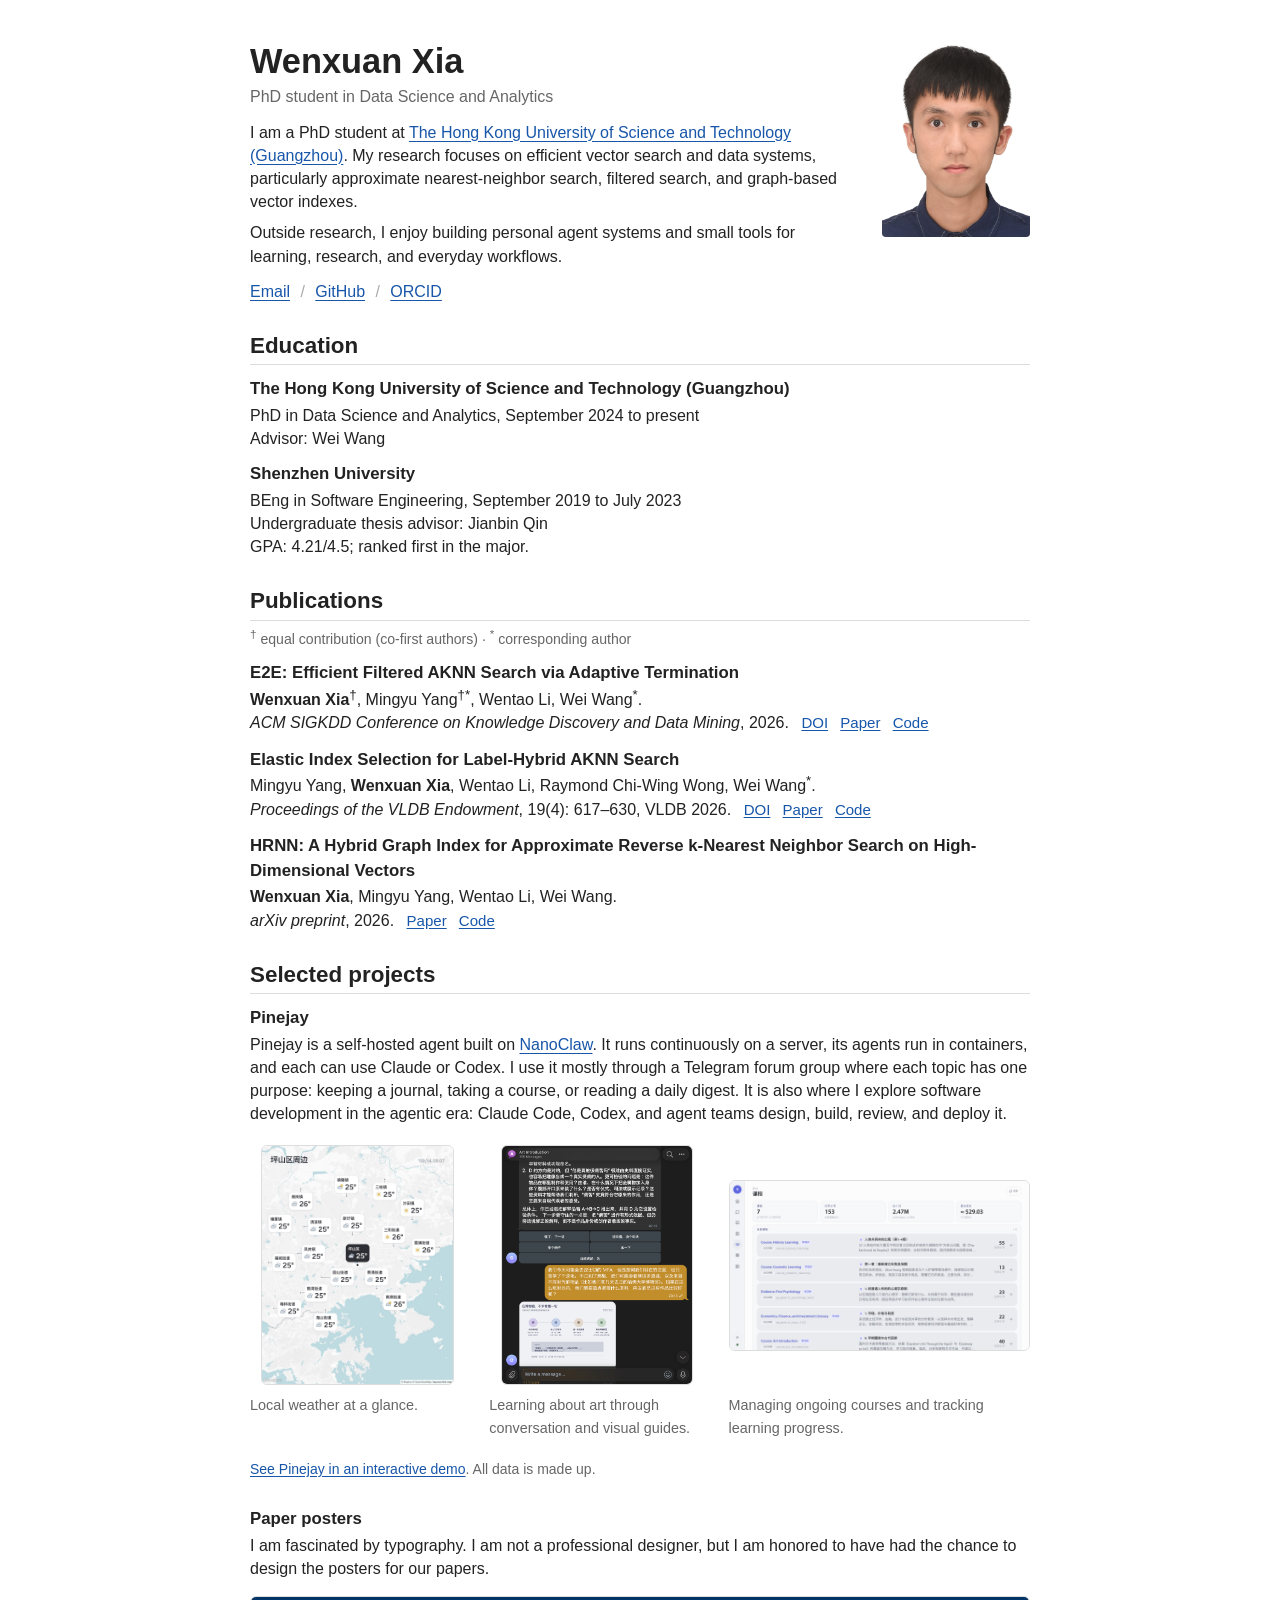
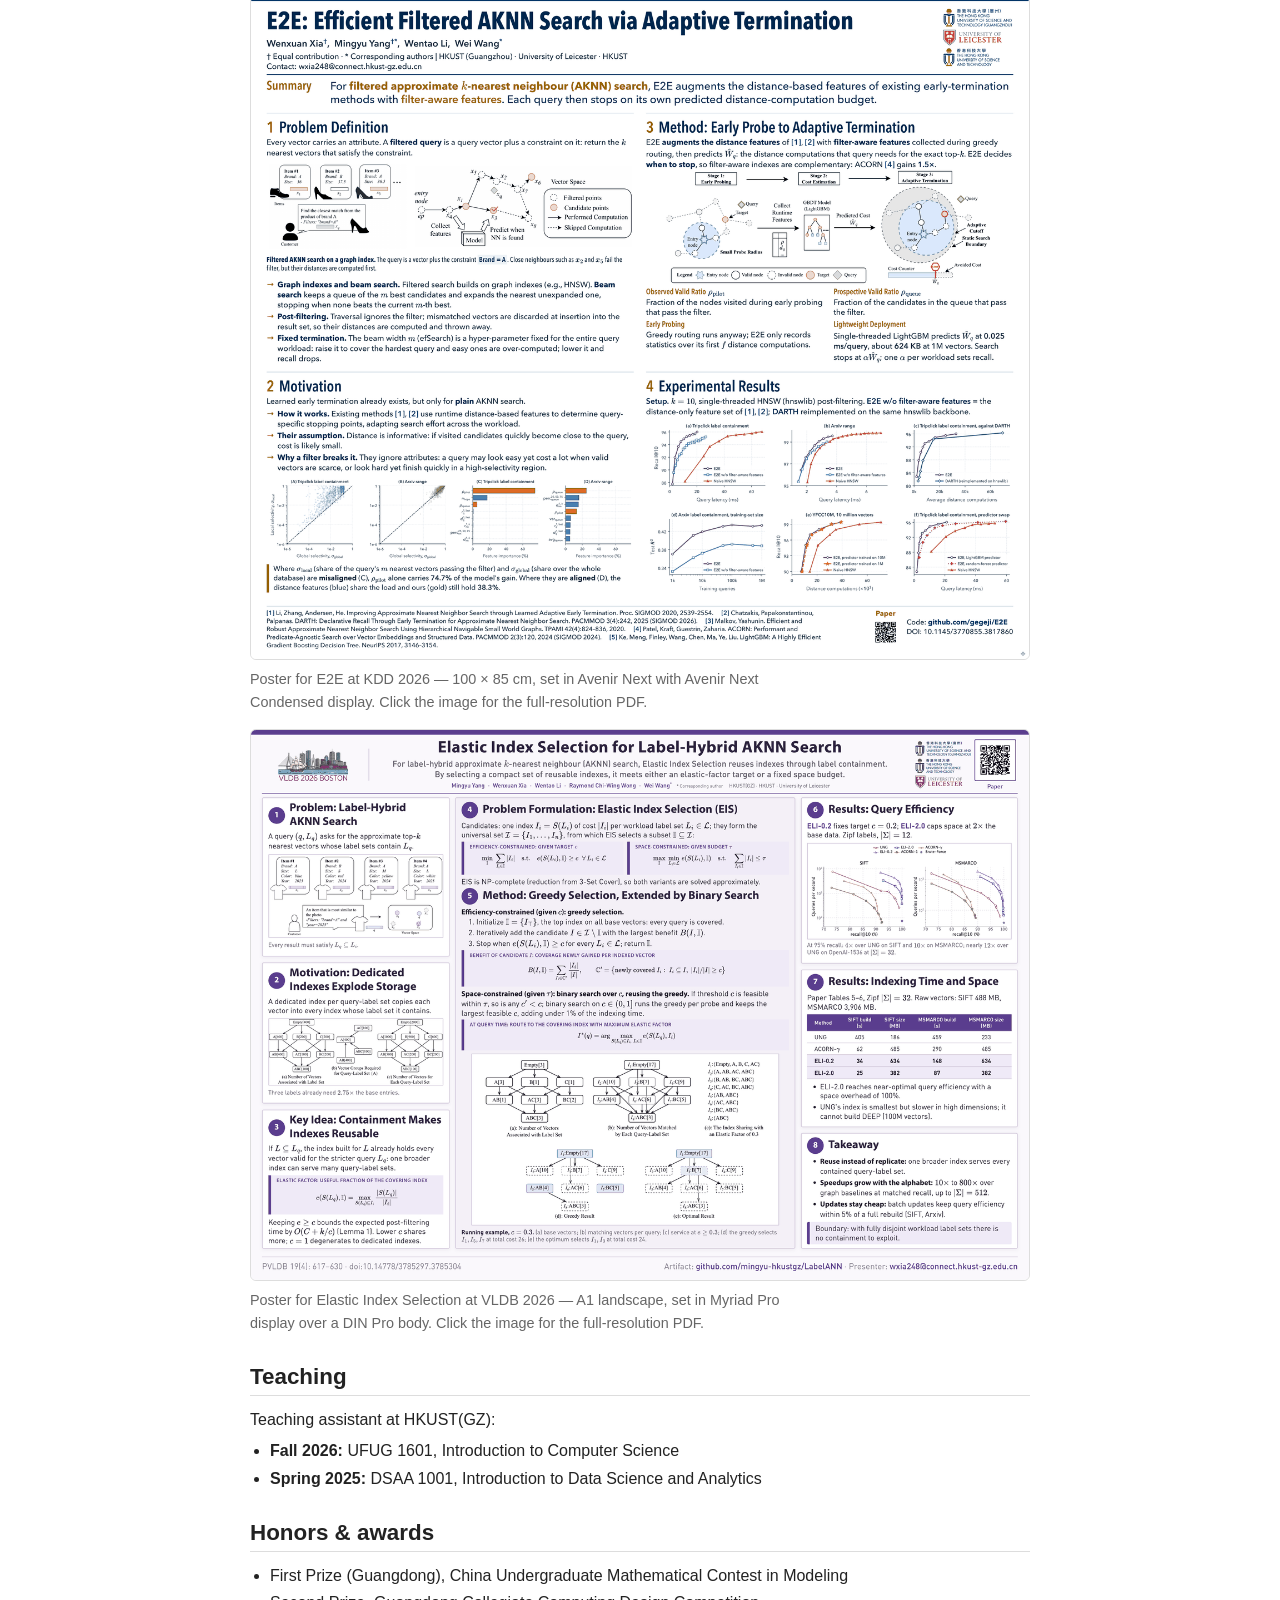
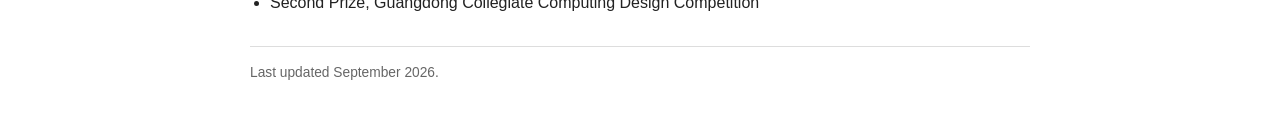
<file: index.html>
<!doctype html>
<html lang="en">
  <head>
    <meta charset="utf-8">
    <meta name="viewport" content="width=device-width, initial-scale=1">
    <meta
      name="description"
      content="Wenxuan Xia is a PhD student at HKUST(GZ), working on efficient vector search and data systems."
    >
    <meta property="og:type" content="website">
    <meta property="og:title" content="Wenxuan Xia">
    <meta
      property="og:description"
      content="Research, publications, and selected projects by Wenxuan Xia."
    >
    <meta property="og:url" content="https://gegeji.github.io/">
    <link rel="canonical" href="https://gegeji.github.io/">
    <link rel="stylesheet" href="assets/site.css?v=20261030a">
    <link rel="icon" href="assets/images/favicon.png">
    <title>Wenxuan Xia</title>
    <script type="application/ld+json">
      {
        "@context": "https://schema.org",
        "@type": "Person",
        "name": "Wenxuan Xia",
        "alternateName": "XIA Wenxuan",
        "url": "https://gegeji.github.io/",
        "email": "mailto:wxia248@connect.hkust-gz.edu.cn",
        "affiliation": {
          "@type": "CollegeOrUniversity",
          "name": "The Hong Kong University of Science and Technology (Guangzhou)"
        },
        "sameAs": [
          "https://github.com/gegeji",
          "https://orcid.org/0009-0008-1671-1102"
        ]
      }
    </script>
  </head>
  <body>
    <a class="skip-link" href="#content">Skip to main content</a>

    <main class="page" id="content">
      <header class="profile">
        <img class="profile-photo" src="assets/images/wenxuan-xia.jpg"
          alt="Portrait of Wenxuan Xia" width="1919" height="2559" decoding="async">
        <div class="profile-text">
        <h1>Wenxuan Xia</h1>
        <p class="role">PhD student in Data Science and Analytics</p>

        <p>
          I am a PhD student at
          <a href="https://www.hkust-gz.edu.cn/" rel="external">The Hong Kong University of Science and Technology (Guangzhou)</a>.
          My research focuses on efficient vector search and data systems, particularly approximate
          nearest-neighbor search, filtered search, and graph-based vector indexes.
        </p>
        <p>
          Outside research, I enjoy building personal agent systems and small tools for learning,
          research, and everyday workflows.
        </p>

        <nav class="profile-links" aria-label="Profile links">
          <a href="mailto:wxia248@connect.hkust-gz.edu.cn">Email</a>
          <span aria-hidden="true">/</span>
          <a href="https://github.com/gegeji" rel="me external">GitHub</a>
          <span aria-hidden="true">/</span>
          <a href="https://orcid.org/0009-0008-1671-1102" rel="me external">ORCID</a>
        </nav>
        </div>
      </header>

      <section aria-labelledby="education-title">
        <h2 id="education-title">Education</h2>
        <div class="education-entry">
          <h3>The Hong Kong University of Science and Technology (Guangzhou)</h3>
          <p>PhD in Data Science and Analytics, September 2024 to present</p>
          <p>Advisor: Wei Wang</p>
        </div>
        <div class="education-entry">
          <h3>Shenzhen University</h3>
          <p>BEng in Software Engineering, September 2019 to July 2023</p>
          <p>Undergraduate thesis advisor: Jianbin Qin</p>
          <p>GPA: 4.21/4.5; ranked first in the major.</p>
        </div>
      </section>

      <section aria-labelledby="publications-title">
        <h2 id="publications-title">Publications</h2>

        <p class="authors-note"><sup>†</sup> equal contribution (co-first authors) · <sup>*</sup> corresponding author</p>

        <article class="publication">
          <h3>E2E: Efficient Filtered AKNN Search via Adaptive Termination</h3>
          <p><strong>Wenxuan Xia</strong><sup>†</sup>, Mingyu Yang<sup>†*</sup>, Wentao Li, Wei Wang<sup>*</sup>.</p>
          <p><em>ACM SIGKDD Conference on Knowledge Discovery and Data Mining</em>, 2026.
            <span class="item-links">
            <a href="https://doi.org/10.1145/3770855.3817860" rel="external">DOI</a>
            <a href="https://arxiv.org/abs/2602.06721" rel="external">Paper</a>
            <a href="https://github.com/gegeji/E2E" rel="external">Code</a>
            </span>
          </p>
        </article>

        <article class="publication">
          <h3>Elastic Index Selection for Label-Hybrid AKNN Search</h3>
          <p>Mingyu Yang, <strong>Wenxuan Xia</strong>, Wentao Li, Raymond Chi-Wing Wong, Wei Wang<sup>*</sup>.</p>
          <p><em>Proceedings of the VLDB Endowment</em>, 19(4): 617–630, VLDB 2026.
            <span class="item-links">
            <a href="https://doi.org/10.14778/3785297.3785304" rel="external">DOI</a>
            <a href="https://www.vldb.org/pvldb/vol19/p617-yang.pdf" rel="external">Paper</a>
            <a href="https://github.com/mingyu-hkustgz/LabelANN" rel="external">Code</a>
            </span>
          </p>
        </article>

        <article class="publication">
          <h3>HRNN: A Hybrid Graph Index for Approximate Reverse k-Nearest Neighbor Search on High-Dimensional Vectors</h3>
          <p><strong>Wenxuan Xia</strong>, Mingyu Yang, Wentao Li, Wei Wang.</p>
          <p><em>arXiv preprint</em>, 2026.
            <span class="item-links">
            <a href="https://arxiv.org/abs/2606.03225" rel="external">Paper</a>
            <a href="https://github.com/gegeji/hrnn" rel="external">Code</a>
            </span>
          </p>
        </article>
      </section>

      <section aria-labelledby="projects-title">
        <h2 id="projects-title">Selected projects</h2>

        <article class="project">
          <h3>Pinejay</h3>
          <p>
            Pinejay is a self-hosted agent built on
            <a href="https://github.com/nanocoai/nanoclaw" rel="external">NanoClaw</a>.
            It runs continuously on a server, its agents run in containers, and each can use
            Claude or Codex. I use it mostly through a Telegram forum group where each topic has
            one purpose: keeping a journal, taking a course, or reading a daily digest.
            It is also where I explore software development in the agentic era: Claude Code,
            Codex, and agent teams design, build, review, and deploy it.
          </p>

          <div class="project-gallery">
            <figure>
              <a href="assets/images/nanoclaw-weather.png">
                <img
                  src="assets/images/nanoclaw-weather.png"
                  alt="Local weather map showing conditions around Pingshan and nearby towns."
                  width="1800" height="2240" loading="lazy" decoding="async"
                >
              </a>
              <figcaption>Local weather at a glance.</figcaption>
            </figure>
            <figure>
              <a href="assets/images/nanoclaw-art-learning.png">
                <img
                  src="assets/images/nanoclaw-art-learning.png"
                  alt="Art-learning conversation with follow-up lesson controls and an illustrated museum-viewing guide."
                  width="1258" height="1572" loading="lazy" decoding="async"
                >
              </a>
              <figcaption>Learning about art through conversation and visual guides.</figcaption>
            </figure>
            <figure>
              <a href="assets/images/nanoclaw-courses-panel.jpg">
                <img
                  src="assets/images/nanoclaw-courses-panel.jpg"
                  alt="NanoClaw course dashboard showing ongoing courses, learning progress, and activity."
                  width="1280" height="720" loading="lazy" decoding="async"
                >
              </a>
              <figcaption>Managing ongoing courses and tracking learning progress.</figcaption>
            </figure>
          </div>
          <p class="project-tour">
            <a href="https://gegeji.github.io/pinejay-showcase/">See Pinejay in an interactive demo</a>.
            All data is made up.
          </p>
        </article>

        <article class="project">
          <h3>Paper posters</h3>
          <p>
            I am fascinated by typography. I am not a professional designer, but I am honored
            to have had the chance to design the posters for our papers.
          </p>

          <figure>
            <a href="assets/posters/E2E-KDD2026-poster.pdf">
              <img
                src="assets/images/poster-kdd2026-e2e.png"
                alt="Poster for the KDD 2026 paper E2E, a dense landscape layout with problem definition, motivation, the early-probe-to-adaptive-termination method, and experimental results."
                width="1400" height="1190" loading="lazy" decoding="async"
              >
            </a>
            <figcaption>
              Poster for E2E at KDD 2026 — 100 × 85 cm, set in Avenir Next with
              Avenir Next Condensed display. Click the image for the full-resolution PDF.
            </figcaption>
          </figure>

          <figure>
            <a href="assets/posters/ELI-VLDB2026-poster.pdf">
              <img
                src="assets/images/poster-vldb2026-eli.png"
                alt="Poster for the VLDB 2026 paper Elastic Index Selection, an A1 landscape layout in a plum palette with numbered sections from problem to takeaway."
                width="1400" height="989" loading="lazy" decoding="async"
              >
            </a>
            <figcaption>
              Poster for Elastic Index Selection at VLDB 2026 — A1 landscape, set in Myriad Pro
              display over a DIN Pro body. Click the image for the full-resolution PDF.
            </figcaption>
          </figure>
        </article>
      </section>

      <section aria-labelledby="teaching-title">
        <h2 id="teaching-title">Teaching</h2>
        <p>Teaching assistant at HKUST(GZ):</p>
        <ul class="experience-list">
          <li><strong>Fall 2026:</strong> UFUG 1601, Introduction to Computer Science</li>
          <li><strong>Spring 2025:</strong> DSAA 1001, Introduction to Data Science and Analytics</li>
        </ul>
      </section>

      <section aria-labelledby="honors-title">
        <h2 id="honors-title">Honors &amp; awards</h2>
        <ul class="experience-list">
          <li>First Prize (Guangdong), China Undergraduate Mathematical Contest in Modeling</li>
          <li>Second Prize, Guangdong Collegiate Computing Design Competition</li>
        </ul>
      </section>

      <footer>
        <p>Last updated September 2026.</p>
      </footer>
    </main>
  </body>
</html>
</file>
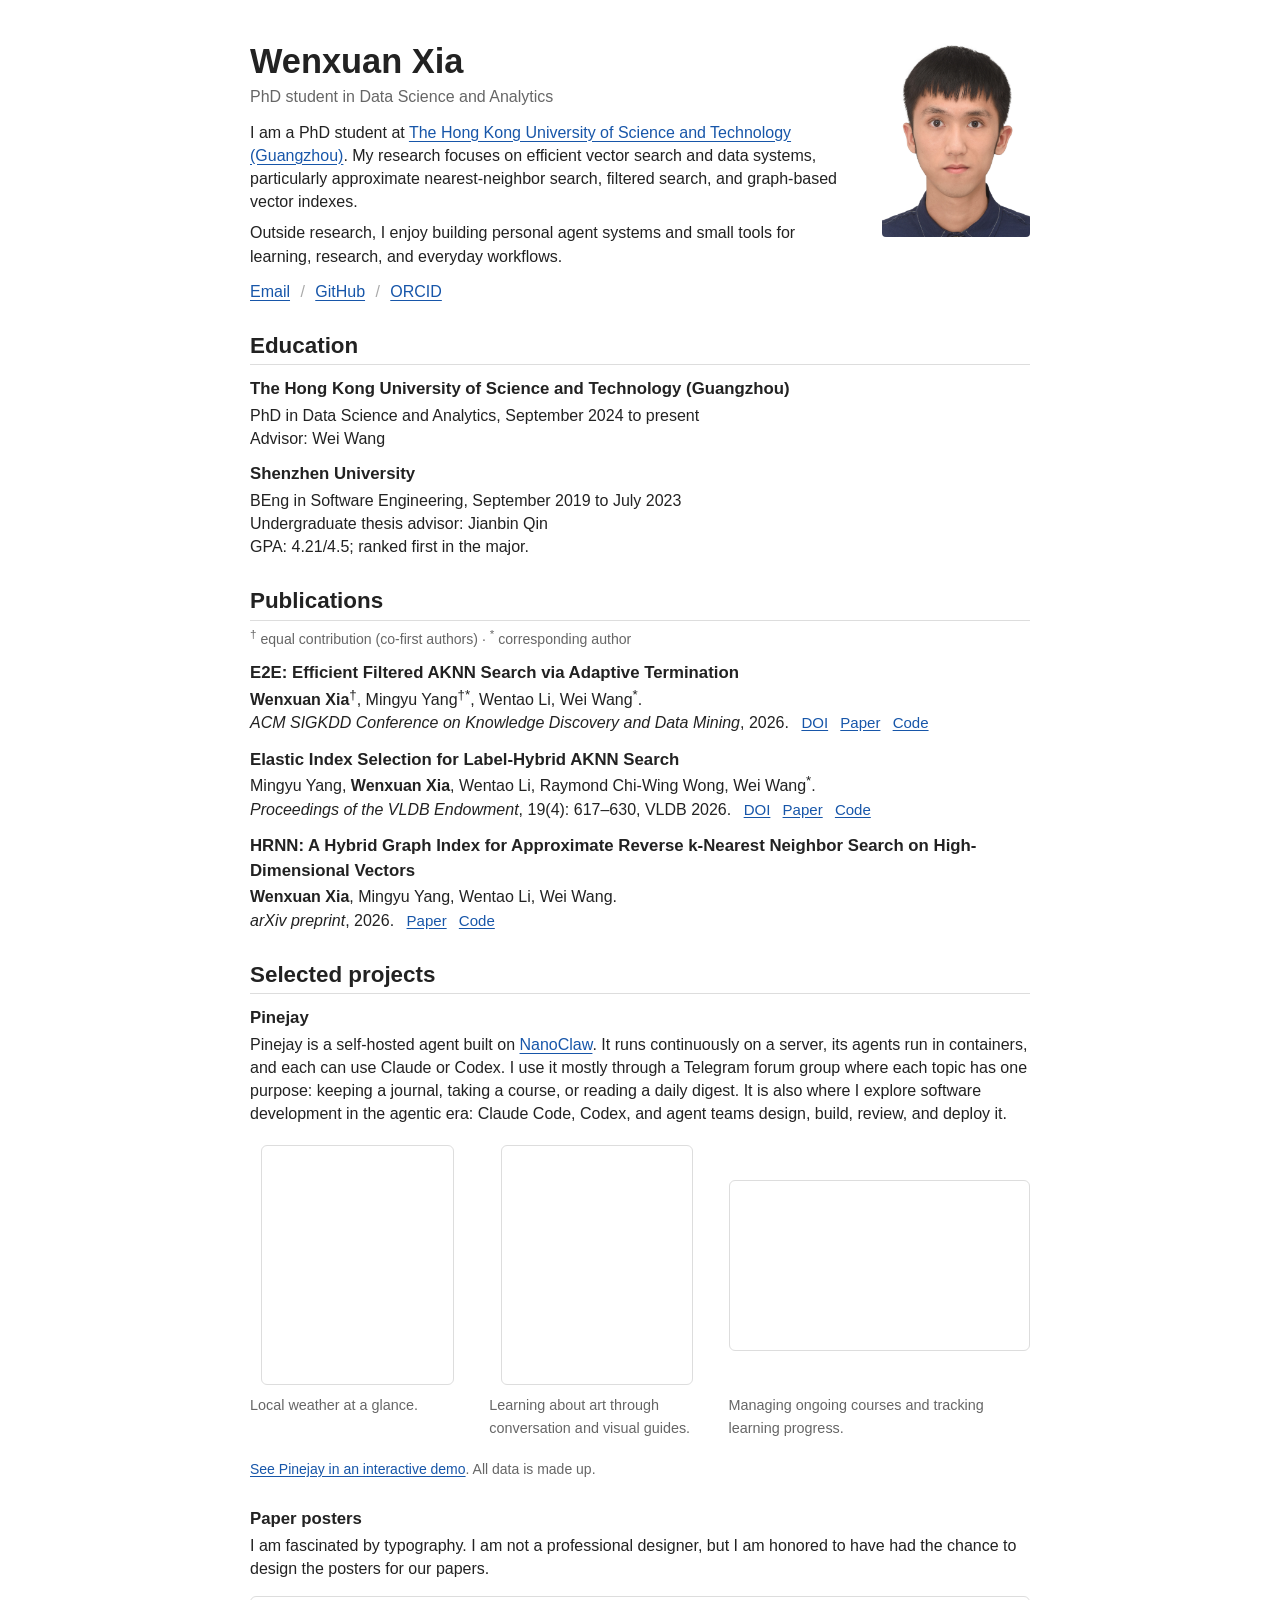
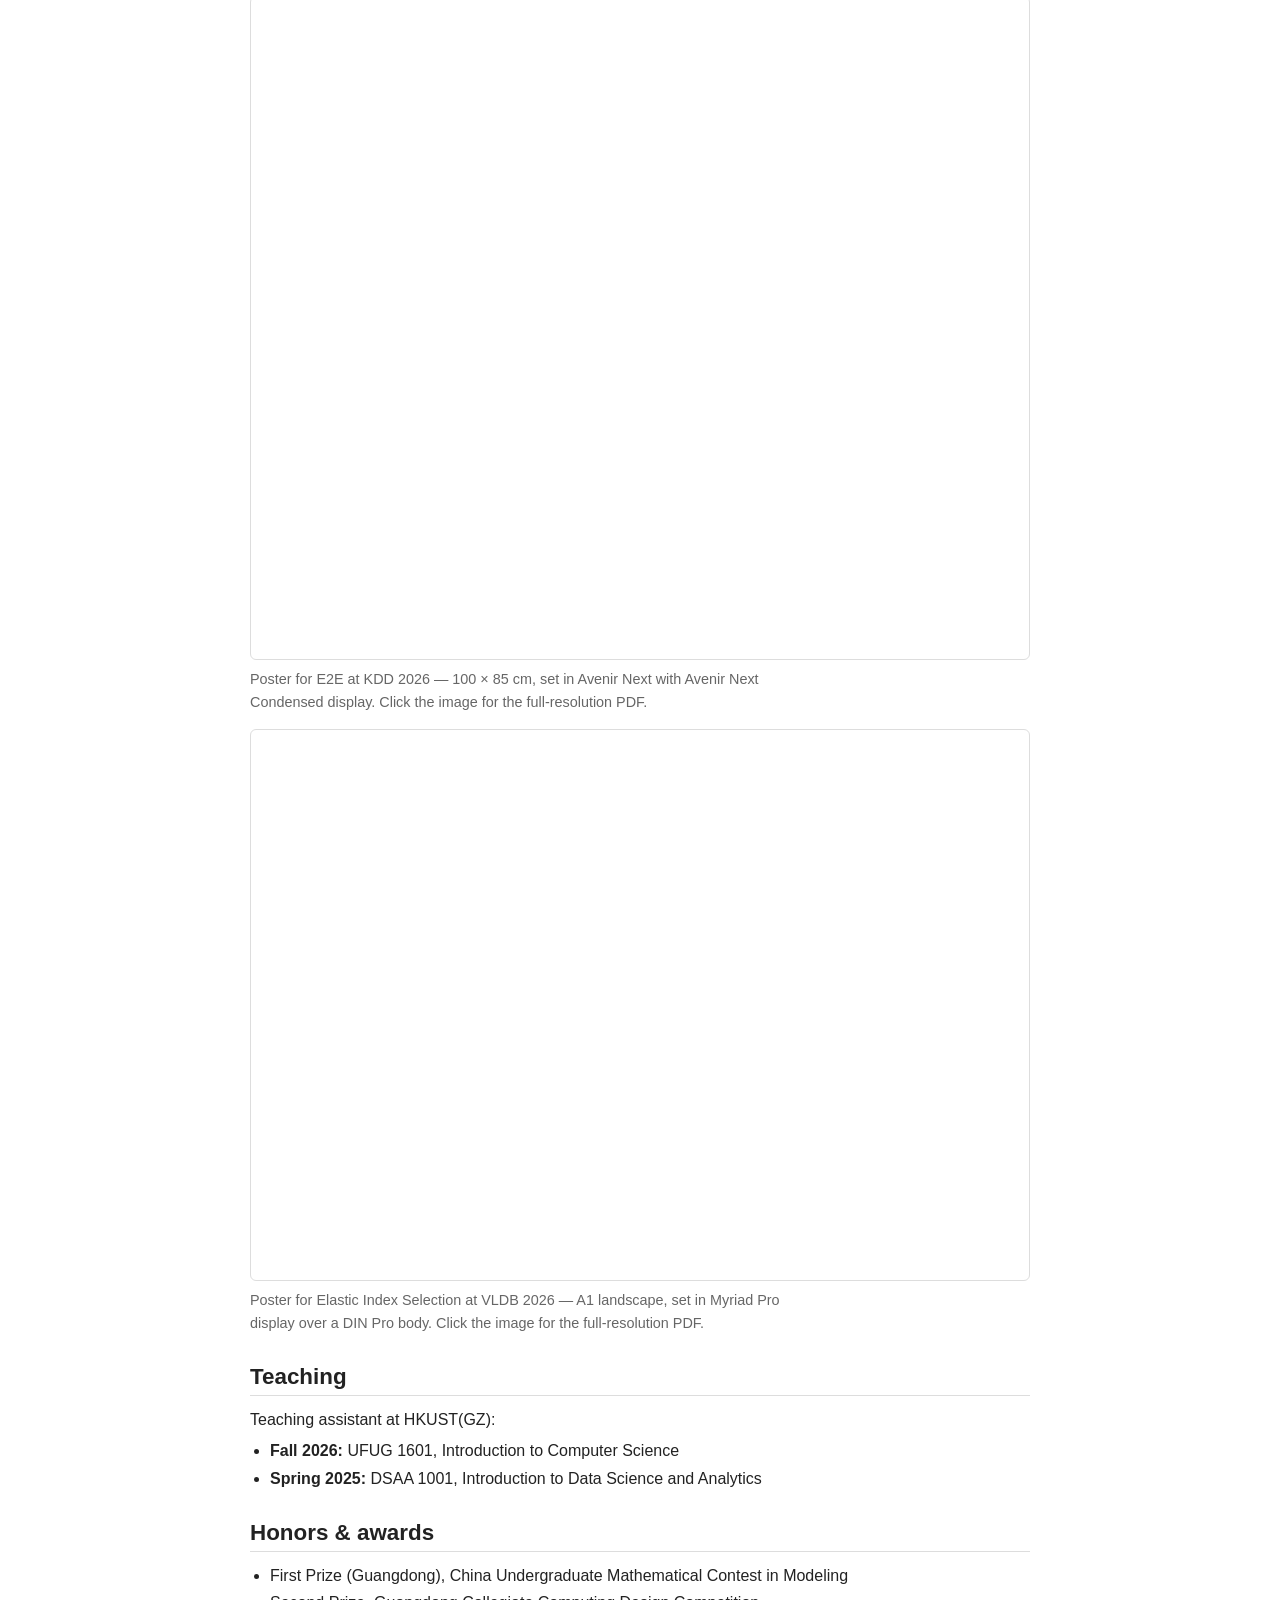
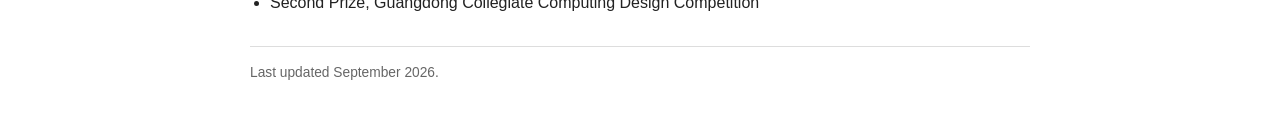
<file: about/index.html>
<!doctype html>
<html lang="en">
  <head>
    <meta charset="utf-8">
    <meta name="viewport" content="width=device-width, initial-scale=1">
    <meta name="robots" content="noindex">
    <link rel="canonical" href="https://gegeji.github.io/">
    <meta http-equiv="refresh" content="0; url=/">
    <title>Wenxuan Xia</title>
  </head>
  <body>
    <p>This page has moved to <a href="/">the homepage</a>.</p>
  </body>
</html>
</file>
<file: assets/site.css>
:root {
  --text: #222222;
  --muted: #666666;
  --link: #1756a9;
  --line: #dddddd;
  --note: #f6f7f8;
  --focus: #c06420;
  color-scheme: light;
}

* {
  box-sizing: border-box;
}

html {
  background: #ffffff;
}

body {
  margin: 0;
  color: var(--text);
  background: #ffffff;
  font-family: -apple-system, BlinkMacSystemFont, "Segoe UI", Helvetica, Arial, sans-serif;
  font-size: 16px;
  line-height: 1.45;
  -webkit-font-smoothing: antialiased;
}

a {
  color: var(--link);
  text-underline-offset: 0.16em;
}

a:hover {
  text-decoration-thickness: 2px;
}

a:focus-visible {
  outline: 2px solid var(--focus);
  outline-offset: 3px;
}

.skip-link {
  position: absolute;
  top: 0;
  left: 0;
  padding: 0.55rem 0.75rem;
  background: #ffffff;
  transform: translateY(-120%);
}

.skip-link:focus {
  transform: translateY(0);
}

.page {
  width: min(calc(100% - 2rem), 780px);
  margin: 0 auto;
  padding: 2.5rem 0 1.5rem;
}

.profile {
  display: grid;
  grid-template-columns: minmax(0, 1fr) 148px;
  gap: 2rem;
  align-items: start;
  margin-bottom: 0;
}

.profile-text {
  grid-column: 1;
  grid-row: 1;
}

.profile-photo {
  grid-column: 2;
  grid-row: 1;
  display: block;
  width: 148px;
  height: auto;
  border-radius: 4px;
}

h1,
h2,
h3,
p {
  margin-top: 0;
}

h1 {
  margin-bottom: 0.15rem;
  font-size: 2.15rem;
  line-height: 1.25;
}

.role {
  margin-bottom: 0.75rem;
  color: var(--muted);
}

.profile p:not(.role) {
  max-width: 70ch;
  margin-bottom: 0.5rem;
}

.profile-links {
  display: flex;
  flex-wrap: wrap;
  gap: 0.35rem 0.65rem;
  margin-top: 0.75rem;
}

.profile-links span {
  color: #aaaaaa;
}

section {
  margin-top: 1.75rem;
}

h2 {
  margin-bottom: 0.75rem;
  padding-bottom: 0.25rem;
  border-bottom: 1px solid var(--line);
  font-size: 1.4rem;
  line-height: 1.3;
}

h3 {
  margin-bottom: 0.15rem;
  font-size: 1.05rem;
  line-height: 1.45;
}

.publication {
  margin-bottom: 0.85rem;
}

.publication:last-child {
  margin-bottom: 0;
}

.publication p {
  margin-bottom: 0;
}

.item-links {
  margin-left: 0.5rem;
  font-size: 0.94rem;
}

.item-links a {
  display: inline-block;
}

.item-links a + a {
  margin-left: 0.5rem;
}

section > p {
  margin-bottom: 0.5rem;
}

.project p {
  margin-bottom: 0.75rem;
}

.project ul {
  margin: 0.25rem 0 1rem;
  padding-left: 1.3rem;
}

.project li {
  margin-bottom: 0.15rem;
}

.authors-note {
  margin: -0.25rem 0 0.75rem;
  color: var(--muted);
  font-size: 0.88rem;
}

.publication sup,
.authors-note sup {
  line-height: 0;
}

.project + .project {
  margin-top: 1.75rem;
}

.project figure {
  margin: 1rem 0;
}

.project figure a {
  display: block;
}

.project figure img {
  display: block;
  width: 100%;
  height: auto;
  border: 1px solid var(--line);
  border-radius: 6px;
}

.project-gallery {
  display: grid;
  grid-template-columns: minmax(0, 1fr) minmax(0, 1fr) minmax(0, 1.4fr);
  gap: 1.5rem;
  margin: 1.25rem 0;
}

.project-gallery figure {
  min-width: 0;
  margin: 0;
}

.project-gallery figure a {
  display: flex;
  height: 240px;
  align-items: center;
  justify-content: center;
}

.project-gallery figure img {
  width: auto;
  max-width: 100%;
  max-height: 240px;
  object-fit: contain;
}

.education-entry + .education-entry {
  margin-top: 0.75rem;
}

.education-entry p {
  margin-bottom: 0;
}

.experience-list {
  margin: 0;
  padding-left: 1.25rem;
}

.experience-list li + li {
  margin-top: 0.25rem;
}

.project .project-tour {
  font-size: 14px;
  color: var(--muted);
}

.project figcaption {
  max-width: 70ch;
  margin-top: 0.55rem;
  color: var(--muted);
  font-size: 0.9rem;
  line-height: 1.55;
}

footer {
  margin-top: 2rem;
  padding-top: 1rem;
  border-top: 1px solid var(--line);
  color: var(--muted);
  font-size: 0.86rem;
}

@media (max-width: 640px) {
  .profile {
    display: flow-root;
  }

  .profile-photo {
    float: right;
    width: 88px;
    margin: 0 0 0.75rem 1rem;
  }

  .profile-text {
    display: contents;
  }

  .page {
    padding-top: 1.5rem;
  }

  h1 {
    font-size: 1.85rem;
  }

  section {
    margin-top: 1.75rem;
  }

  .publication {
    margin-bottom: 0.85rem;
  }

  .project-gallery {
    grid-template-columns: repeat(2, minmax(0, 1fr));
    gap: 1rem;
  }

  .project-gallery figure:last-child {
    grid-column: 1 / -1;
  }

  .project-gallery figure a {
    height: auto;
  }

  .project-gallery figure img {
    max-height: 220px;
  }

}
</file>
